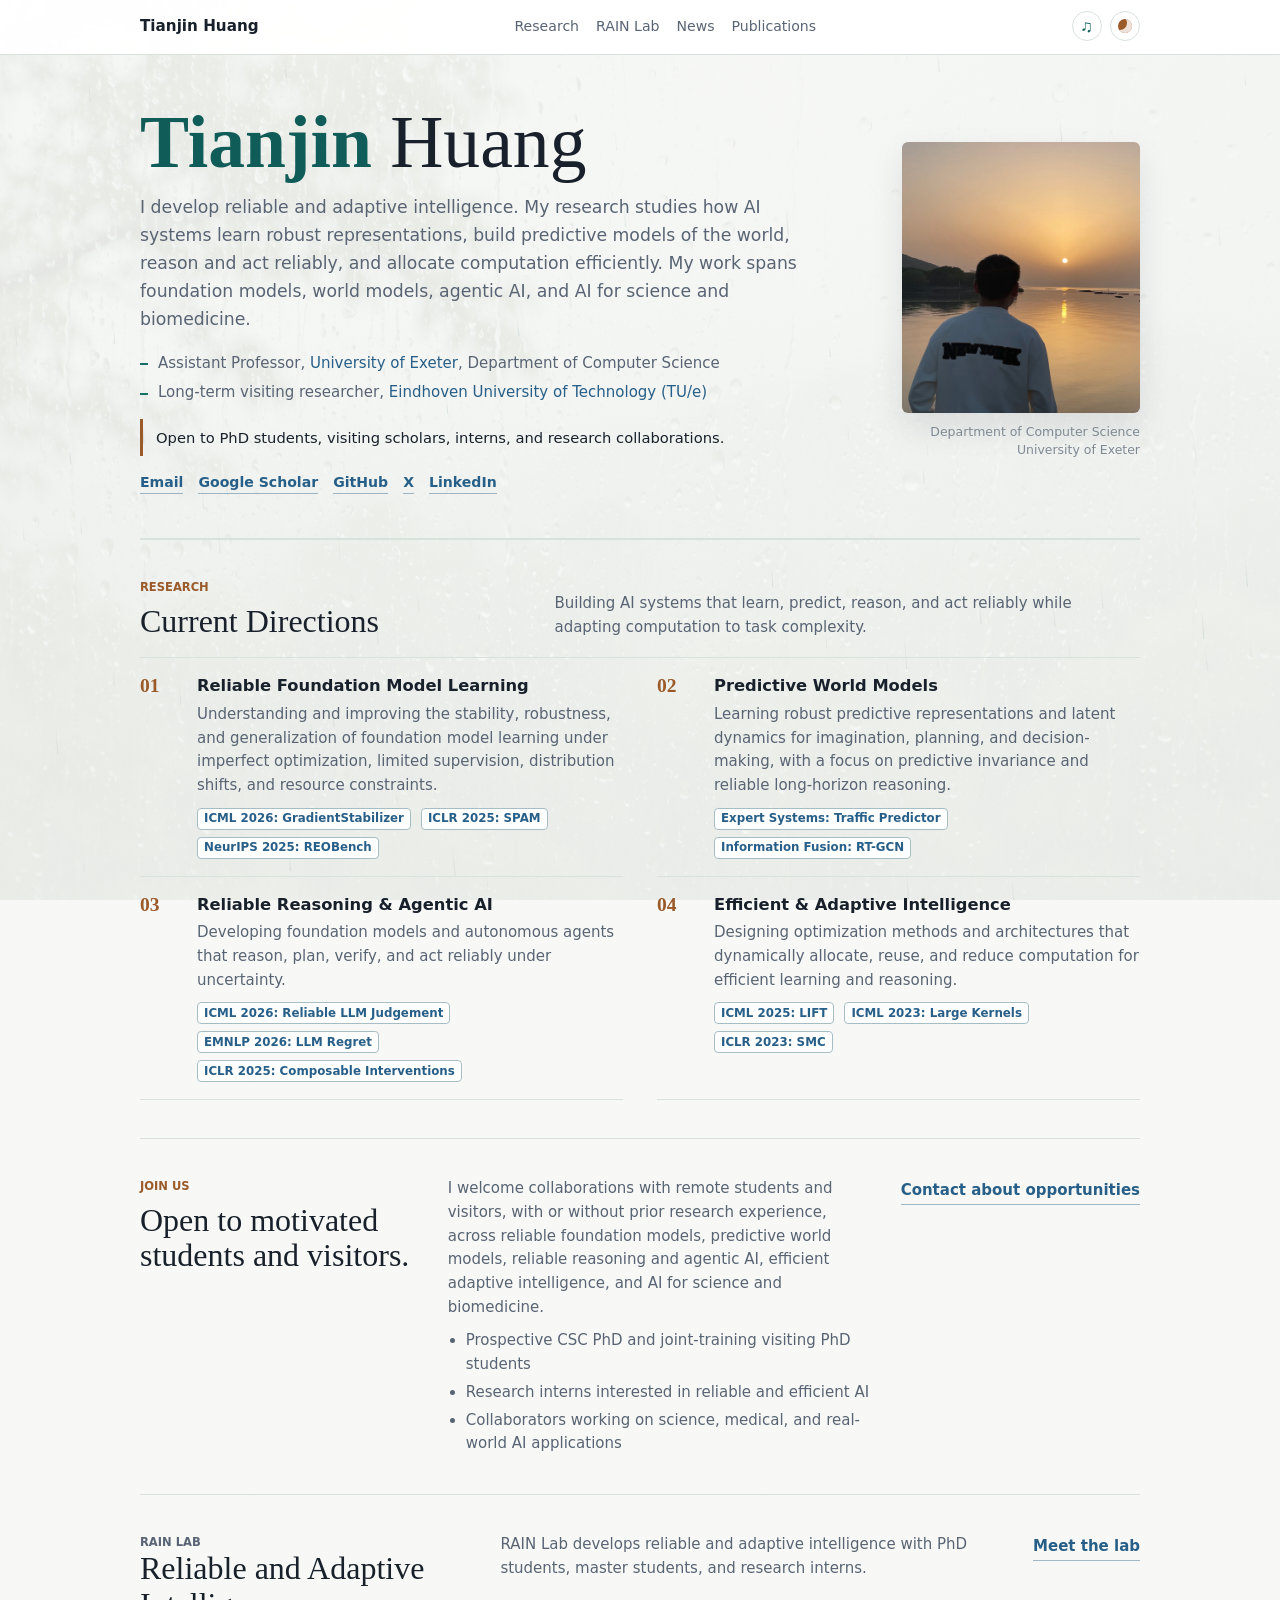
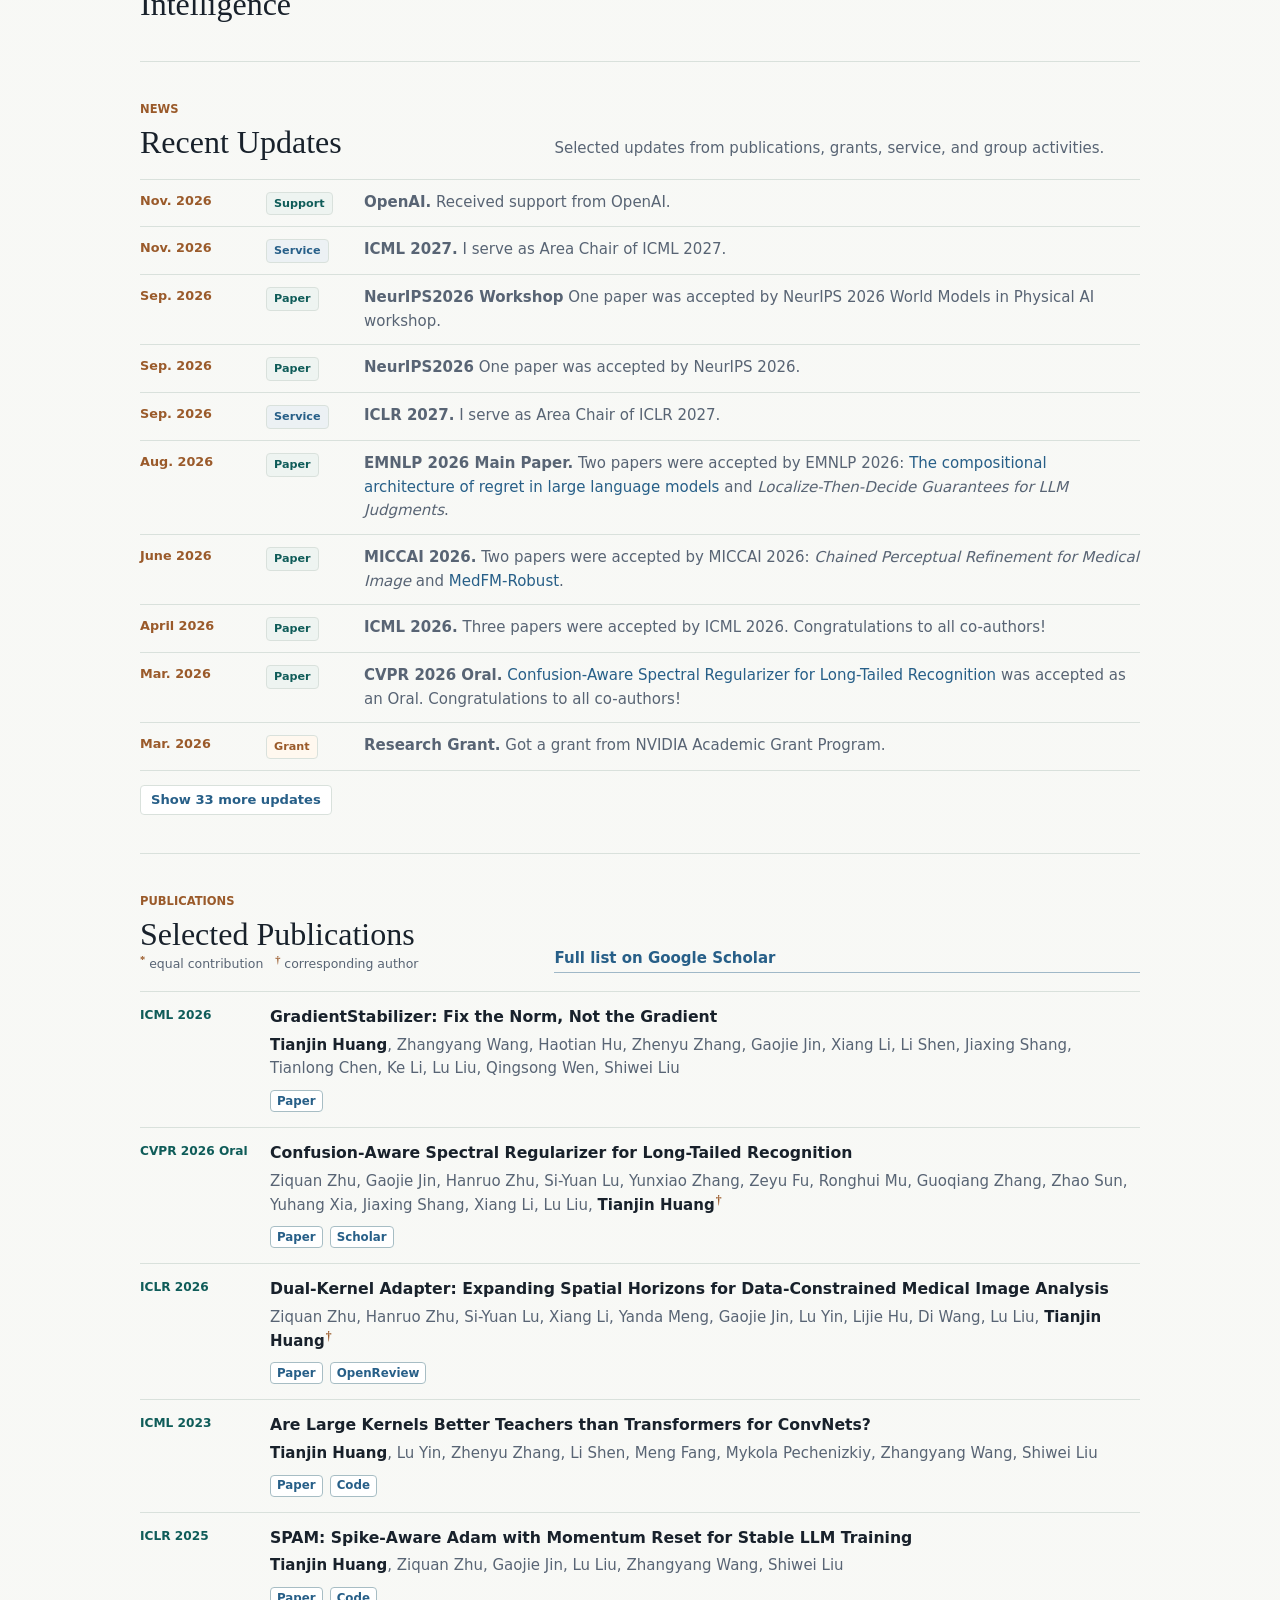
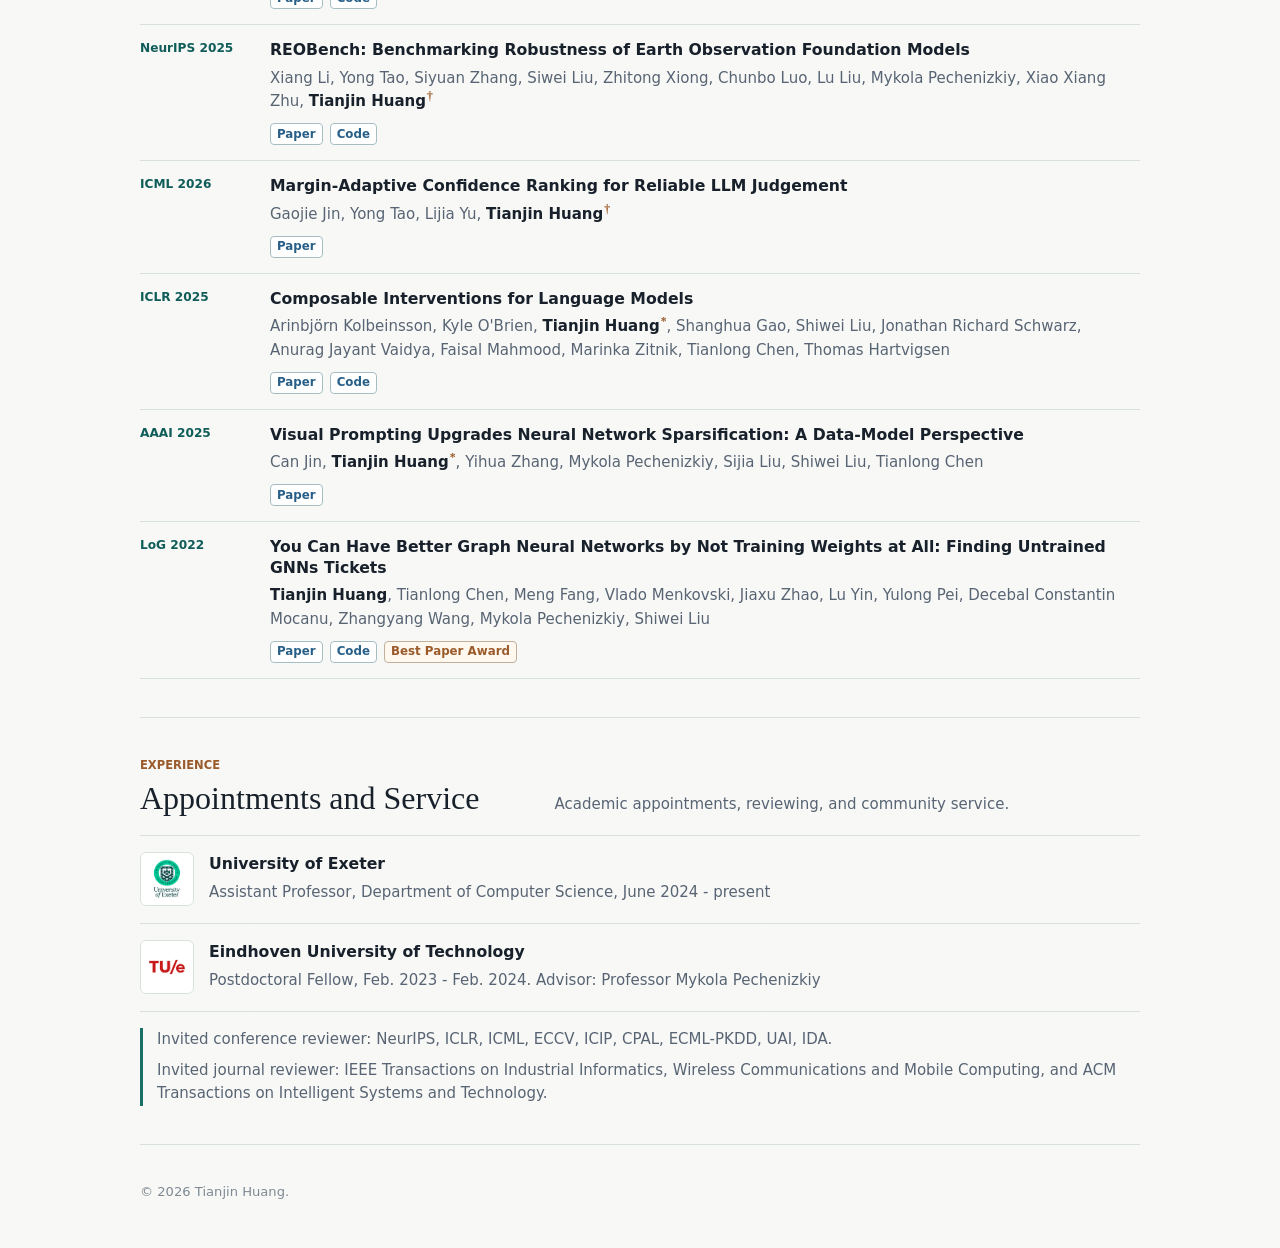
<file: index.html>
<!doctype html>
<html lang="en">
  <head>
    <meta charset="utf-8" />
    <meta name="viewport" content="width=device-width, initial-scale=1" />
    <title>Tianjin Huang</title>
    <meta
      name="description"
      content="Academic homepage of Tianjin Huang, Assistant Professor in Computer Science at the University of Exeter."
    />
    <meta name="author" content="Tianjin Huang" />
    <link rel="stylesheet" href="styles.css" />
  </head>
  <body class="home-page">
    <header class="site-header">
      <nav class="nav-shell" aria-label="Primary navigation">
        <a class="brand" href="#top">Tianjin Huang</a>
        <div class="nav-links">
          <a href="#research">Research</a>
          <a href="regal-lab.html">RAIN Lab</a>
          <a href="#news">News</a>
          <a href="#publications">Publications</a>
        </div>
        <div class="nav-actions">
          <button class="music-toggle" id="music-toggle" type="button" aria-label="Play Kiss the Rain by Yiruma" aria-pressed="false" title="Play Kiss the Rain by Yiruma">
            <span aria-hidden="true">&#9835;</span>
          </button>
          <button class="theme-toggle" id="theme-toggle" type="button" aria-label="Toggle color theme" title="Toggle color theme">
            <span aria-hidden="true"></span>
          </button>
        </div>
        <audio id="background-music" src="assets/kiss-the-rain.mp3" preload="metadata" autoplay playsinline loop></audio>
      </nav>
      <div class="scroll-progress" aria-hidden="true">
        <span id="scroll-progress-bar"></span>
      </div>
    </header>

    <main id="top">
      <section class="hero section-pad">
        <div class="hero-copy">
          <h1><span>Tianjin</span> Huang</h1>
          <p class="hero-lead">
            I develop reliable and adaptive intelligence. My research studies how AI systems learn
            robust representations, build predictive models of the world, reason and act reliably,
            and allocate computation efficiently. My work spans foundation models, world models,
            agentic AI, and AI for science and biomedicine.
          </p>
          <ul class="hero-affil" aria-label="Affiliations">
            <li>
              Assistant Professor,
              <a href="https://www.exeter.ac.uk/" target="_blank" rel="noopener noreferrer">University of Exeter</a>,
              Department of Computer Science
            </li>
            <li>
              Long-term visiting researcher,
              <a href="https://www.tue.nl/en/" target="_blank" rel="noopener noreferrer">Eindhoven University of Technology (TU/e)</a>
            </li>
          </ul>
          <p class="hero-flag">
            Open to PhD students, visiting scholars, interns, and research collaborations.
          </p>
          <div class="contact-row" aria-label="Academic profiles">
            <a href="mailto:t.huang2@exeter.ac.uk">Email</a>
            <a href="https://scholar.google.com/citations?user=yFLmPsoAAAAJ&hl=nl" target="_blank" rel="noopener noreferrer">Google Scholar</a>
            <a href="https://github.com/TianjinYellow" target="_blank" rel="noopener noreferrer">GitHub</a>
            <a href="https://x.com/Tianjinhuang1" target="_blank" rel="noopener noreferrer">X</a>
            <a href="https://www.linkedin.com/in/tianjin-huang-a99b811a5/" target="_blank" rel="noopener noreferrer">LinkedIn</a>
          </div>
        </div>
        <figure class="portrait">
          <img src="assets/profile.jpg" alt="Portrait of Tianjin Huang" />
          <figcaption>
            Department of Computer Science<br />
            University of Exeter
          </figcaption>
        </figure>
      </section>

      <section class="research section-pad" id="research">
        <div class="section-head split">
          <div>
            <p class="label">Research</p>
            <h2>Current Directions</h2>
          </div>
          <p>
            Building AI systems that learn, predict, reason, and act reliably while adapting
            computation to task complexity.
          </p>
        </div>
        <div class="research-list" id="research-list"></div>
      </section>

      <section class="join-band section-pad" id="join">
        <div>
          <p class="label">Join Us</p>
          <h2>Open to motivated students and visitors.</h2>
        </div>
        <div class="join-body">
          <p>
            I welcome collaborations with remote students and visitors, with or without prior
            research experience, across reliable foundation models, predictive world models,
            reliable reasoning and agentic AI, efficient adaptive intelligence, and AI for science
            and biomedicine.
          </p>
          <ul class="join-list">
            <li>Prospective CSC PhD and joint-training visiting PhD students</li>
            <li>Research interns interested in reliable and efficient AI</li>
            <li>Collaborators working on science, medical, and real-world AI applications</li>
          </ul>
        </div>
        <a class="cta-link" href="mailto:t.huang2@exeter.ac.uk?subject=Prospective%20Student%20%2F%20Visitor">Contact about opportunities</a>
      </section>

      <section class="lab-preview section-pad" id="regal-lab">
        <span class="anchor-alias" id="real-lab" aria-hidden="true"></span>
        <span class="anchor-alias" id="people" aria-hidden="true"></span>
        <div>
          <p class="label">RAIN Lab</p>
          <h2>Reliable and Adaptive Intelligence</h2>
        </div>
        <p>
          RAIN Lab develops reliable and adaptive intelligence with PhD students, master students,
          and research interns.
        </p>
        <a class="cta-link" href="regal-lab.html">Meet the lab</a>
      </section>

      <section class="news section-pad" id="news">
        <div class="section-head split">
          <div>
            <p class="label">News</p>
            <h2>Recent Updates</h2>
          </div>
          <p>Selected updates from publications, grants, service, and group activities.</p>
        </div>
        <div class="news-list timeline" id="news-list"></div>
        <div class="news-actions">
          <button class="news-toggle" id="news-toggle" type="button" aria-controls="news-list" aria-expanded="false" hidden>
            Show all updates
          </button>
        </div>
      </section>

      <section class="publications section-pad" id="publications">
        <div class="section-head split">
          <div>
            <p class="label">Publications</p>
            <h2>Selected Publications</h2>
            <p class="pub-legend"><sup>*</sup> equal contribution &nbsp; <sup>&dagger;</sup> corresponding author</p>
          </div>
          <a class="text-link" href="https://scholar.google.com/citations?user=yFLmPsoAAAAJ&hl=nl" target="_blank" rel="noopener noreferrer">Full list on Google Scholar</a>
        </div>
        <ol class="pub-list bibliography" id="publication-list"></ol>
      </section>

      <section class="experience section-pad" id="experience">
        <div class="section-head split">
          <div>
            <p class="label">Experience</p>
            <h2>Appointments and Service</h2>
          </div>
          <p>Academic appointments, reviewing, and community service.</p>
        </div>
        <div class="experience-grid" id="appointment-list"></div>
        <div class="service-list" id="service-list"></div>
      </section>
    </main>

    <footer class="site-footer">
      <p>&copy; <span id="year">2026</span> Tianjin Huang.</p>
    </footer>

    <script src="script.js"></script>
    <script src="rain.js"></script>
    <script src="data/homepage-data.js"></script>
    <script src="homepage.js"></script>
  </body>
</html>
</file>
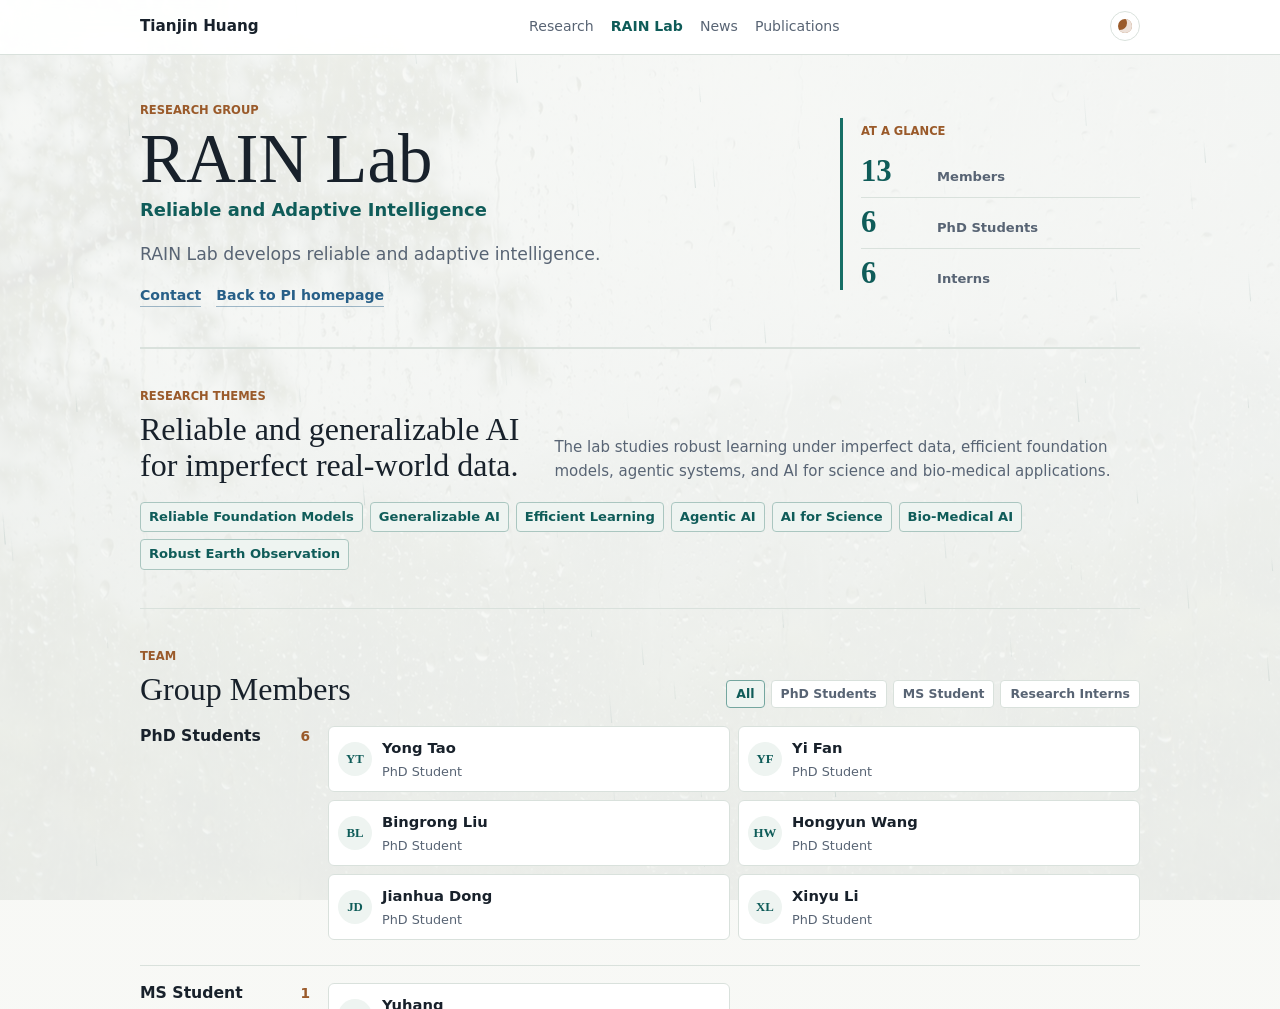
<file: real-lab.html>
<!doctype html>
<html lang="en">
  <head>
    <meta charset="utf-8" />
    <meta http-equiv="refresh" content="0; url=regal-lab.html" />
    <meta name="viewport" content="width=device-width, initial-scale=1" />
    <title>RAIN Lab | Tianjin Huang</title>
    <link rel="canonical" href="regal-lab.html" />
  </head>
  <body>
    <p><a href="regal-lab.html">Redirecting to RAIN Lab</a></p>
  </body>
</html>
</file>
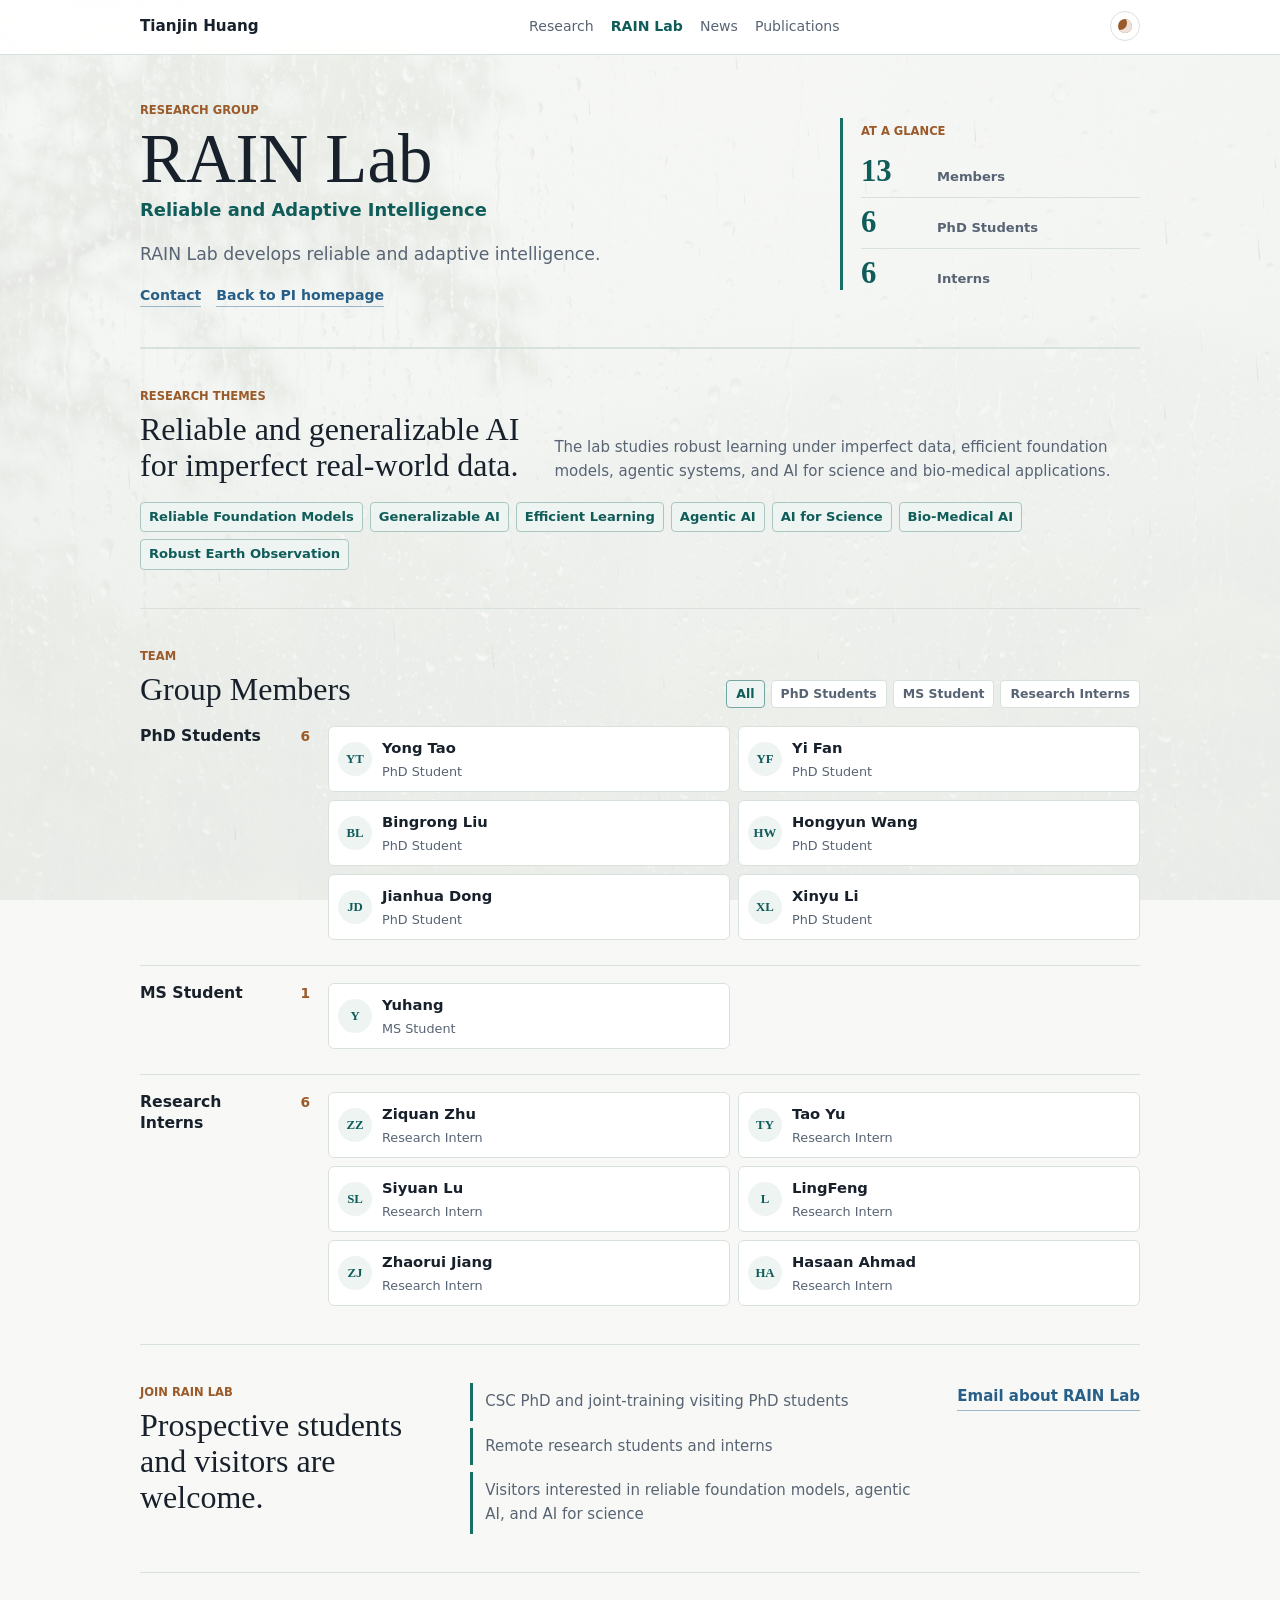
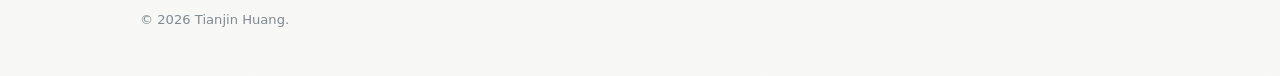
<file: regal-lab.html>
<!doctype html>
<html lang="en">
  <head>
    <meta charset="utf-8" />
    <meta name="viewport" content="width=device-width, initial-scale=1" />
    <title>RAIN Lab | Tianjin Huang</title>
    <meta
      name="description"
      content="RAIN Lab students and research interns advised by Tianjin Huang."
    />
    <meta name="author" content="Tianjin Huang" />
    <link rel="stylesheet" href="styles.css" />
  </head>
  <body class="lab-page">
    <header class="site-header">
      <nav class="nav-shell" aria-label="Primary navigation">
        <a class="brand" href="index.html#top">Tianjin Huang</a>
        <div class="nav-links">
          <a href="index.html#research">Research</a>
          <a href="regal-lab.html" class="active">RAIN Lab</a>
          <a href="index.html#news">News</a>
          <a href="index.html#publications">Publications</a>
        </div>
        <button class="theme-toggle" id="theme-toggle" type="button" aria-label="Toggle color theme" title="Toggle color theme">
          <span aria-hidden="true"></span>
        </button>
      </nav>
      <div class="scroll-progress" aria-hidden="true">
        <span id="scroll-progress-bar"></span>
      </div>
    </header>

    <main id="top">
      <section class="lab-hero section-pad">
        <div>
          <p class="label">Research Group</p>
          <h1>RAIN Lab</h1>
          <p class="lab-subtitle">Reliable and Adaptive Intelligence</p>
          <p class="hero-lead" id="lab-summary">
            A research group led by Tianjin Huang at the University of Exeter.
          </p>
          <div class="contact-row">
            <a href="mailto:t.huang2@exeter.ac.uk">Contact</a>
            <a href="index.html">Back to PI homepage</a>
          </div>
        </div>
        <aside class="lab-overview-panel" aria-label="RAIN Lab overview">
          <p class="label">At a Glance</p>
          <div class="lab-stat-grid" id="lab-stats" aria-label="RAIN Lab member statistics"></div>
        </aside>
      </section>

      <section class="section-pad lab-focus-section">
        <div class="section-head split">
          <div>
            <p class="label">Research Themes</p>
            <h2>Reliable and generalizable AI for imperfect real-world data.</h2>
          </div>
          <p>
            The lab studies robust learning under imperfect data, efficient foundation models,
            agentic systems, and AI for science and bio-medical applications.
          </p>
        </div>
        <div class="focus-list" id="focus-list"></div>
      </section>

      <section class="section-pad members-section" id="members">
        <div class="section-head split">
          <div>
            <p class="label">Team</p>
            <h2>Group Members</h2>
          </div>
          <div class="member-controls" id="member-filters" aria-label="Filter lab members"></div>
        </div>
        <div class="member-directory" id="member-grid"></div>
      </section>

      <section class="section-pad lab-opportunities" id="opportunities">
        <div>
          <p class="label">Join RAIN Lab</p>
          <h2>Prospective students and visitors are welcome.</h2>
        </div>
        <div class="opportunity-list" id="opportunity-list"></div>
        <a class="cta-link" href="mailto:t.huang2@exeter.ac.uk?subject=Prospective%20RAIN%20Lab%20Student">Email about RAIN Lab</a>
      </section>
    </main>

    <footer class="site-footer">
      <p>&copy; <span id="year">2026</span> Tianjin Huang.</p>
    </footer>

    <script src="script.js"></script>
    <script src="rain.js"></script>
    <script src="data/regal-lab-data.js"></script>
    <script src="regal-lab.js"></script>
  </body>
</html>
</file>
<file: styles.css>
:root {
  color-scheme: light;
  --bg: #f7f8f5;
  --surface: #ffffff;
  --surface-subtle: #eef4f1;
  --surface-warm: #fff8ef;
  --text: #18212b;
  --muted: #586474;
  --muted-2: #7e8993;
  --line: #d9e1dc;
  --line-strong: #bfccc6;
  --accent: #176f66;
  --accent-dark: #0f5c59;
  --accent-blue: #275f88;
  --accent-warm: #9a5a2a;
  --shadow: 0 14px 32px rgba(24, 33, 43, 0.1);
  --max-width: 1000px;
}

[data-theme="dark"] {
  color-scheme: dark;
  --bg: #111516;
  --surface: #171c1f;
  --surface-subtle: #1d2929;
  --surface-warm: #2a231c;
  --text: #f1f4f3;
  --muted: #b5bec6;
  --muted-2: #89959d;
  --line: #2e3a3d;
  --line-strong: #455357;
  --accent: #7cc9c4;
  --accent-dark: #9bded9;
  --accent-blue: #9ec7eb;
  --accent-warm: #dda26f;
  --shadow: 0 18px 38px rgba(0, 0, 0, 0.32);
}

* {
  box-sizing: border-box;
}

html {
  scroll-behavior: smooth;
}

body {
  margin: 0;
  background:
    linear-gradient(180deg, var(--surface) 0, var(--surface) 220px, var(--bg) 520px),
    var(--bg);
  color: var(--text);
  font-family:
    Inter, ui-sans-serif, system-ui, -apple-system, BlinkMacSystemFont, "Segoe UI", sans-serif;
  font-size: 15px;
  line-height: 1.58;
  letter-spacing: 0;
}

.home-page,
.lab-page {
  isolation: isolate;
  background: linear-gradient(rgba(247, 248, 245, 0.92), rgba(247, 248, 245, 0.92)),
    url("assets/rain-background.jpg") center / cover fixed;
}

[data-theme="dark"] .home-page,
[data-theme="dark"] .lab-page {
  background: linear-gradient(rgba(17, 21, 22, 0.91), rgba(17, 21, 22, 0.91)),
    url("assets/rain-background.jpg") center / cover fixed;
}

.rain-layer {
  position: fixed;
  inset: 0;
  z-index: -1;
  pointer-events: none;
  width: 100%;
  height: 100%;
}

a {
  color: var(--accent-blue);
  text-decoration: none;
}

a:hover {
  color: var(--accent-dark);
  text-decoration: underline;
  text-underline-offset: 3px;
}

img {
  display: block;
  max-width: 100%;
}

.site-header {
  position: sticky;
  top: 0;
  z-index: 10;
  border-bottom: 1px solid var(--line);
  background: color-mix(in srgb, var(--surface) 94%, transparent);
  backdrop-filter: blur(16px);
}

.nav-shell {
  width: min(var(--max-width), calc(100% - 32px));
  min-height: 52px;
  margin: 0 auto;
  display: flex;
  align-items: center;
  justify-content: space-between;
  gap: 16px;
}

.brand {
  color: var(--text);
  font-size: 0.95rem;
  font-weight: 760;
  white-space: nowrap;
}

.brand:hover {
  color: var(--accent-dark);
  text-decoration: none;
}

.nav-links {
  display: flex;
  justify-content: flex-end;
  gap: 17px;
  font-size: 0.88rem;
}

.nav-links a {
  color: var(--muted);
  white-space: nowrap;
}

.nav-links a:hover,
.nav-links a.active {
  color: var(--accent-dark);
  text-decoration: none;
}

.nav-links a.active {
  font-weight: 760;
}

.nav-actions {
  display: flex;
  flex: 0 0 auto;
  align-items: center;
  gap: 8px;
}

.theme-toggle,
.music-toggle {
  width: 30px;
  height: 30px;
  flex: 0 0 30px;
  border: 1px solid var(--line);
  border-radius: 50%;
  background: var(--surface);
  cursor: pointer;
  position: relative;
}

.music-toggle {
  color: var(--accent-dark);
  font-size: 17px;
  line-height: 1;
}

.music-toggle[aria-pressed="true"] {
  background: var(--surface-subtle);
}

.music-toggle:focus-visible {
  outline: 2px solid var(--accent);
  outline-offset: 2px;
}

.theme-toggle span {
  position: absolute;
  inset: 7px;
  border-radius: 50%;
  background: var(--accent-warm);
  box-shadow: inset -5px -3px 0 color-mix(in srgb, var(--surface) 82%, transparent);
}

[data-theme="dark"] .theme-toggle span {
  background: var(--accent);
  box-shadow: inset 5px -2px 0 var(--surface);
}

.scroll-progress {
  height: 2px;
}

.scroll-progress span {
  display: block;
  width: 0;
  height: 100%;
  background: linear-gradient(90deg, var(--accent), var(--accent-warm));
}

.section-pad {
  width: min(var(--max-width), calc(100% - 32px));
  margin: 0 auto;
  padding: 38px 0;
}

.label {
  margin: 0 0 7px;
  color: var(--accent-warm);
  font-size: 0.72rem;
  font-weight: 780;
  letter-spacing: 0;
  text-transform: uppercase;
}

.hero {
  min-height: 400px;
  display: grid;
  grid-template-columns: minmax(0, 1fr) 238px;
  gap: 52px;
  align-items: center;
  padding-top: 52px;
  padding-bottom: 44px;
  border-bottom: 1px solid var(--line);
}

.hero-copy {
  min-width: 0;
}

.hero h1,
.lab-hero h1,
.section-head h2,
.join-band h2,
.lab-preview h2,
.lab-opportunities h2 {
  margin: 0;
  color: var(--text);
  font-family: Georgia, "Times New Roman", serif;
  font-weight: 500;
  letter-spacing: 0;
}

.hero h1 {
  max-width: 760px;
  font-size: 4.6rem;
  line-height: 0.96;
}

.hero h1 span {
  color: var(--accent-dark);
  font-weight: 700;
}

.hero-lead {
  max-width: 670px;
  margin: 16px 0 0;
  color: var(--muted);
  font-size: 1.08rem;
  line-height: 1.62;
}

.hero-affil {
  display: grid;
  gap: 6px;
  max-width: 700px;
  margin: 18px 0 0;
  padding: 0;
  color: var(--muted);
  list-style: none;
}

.hero-affil li {
  position: relative;
  padding-left: 18px;
}

.hero-affil li::before {
  content: "";
  position: absolute;
  top: 0.78em;
  left: 0;
  width: 8px;
  border-top: 2px solid var(--accent);
}

.hero-flag {
  max-width: 640px;
  margin: 14px 0 0;
  padding: 7px 0 7px 13px;
  border-left: 3px solid var(--accent-warm);
  color: var(--text);
  font-size: 0.92rem;
}

.contact-row {
  display: flex;
  flex-wrap: wrap;
  gap: 8px 15px;
  margin-top: 15px;
  font-size: 0.88rem;
}

.contact-row a,
.cta-link,
.text-link {
  display: inline-flex;
  min-height: 28px;
  align-items: center;
  border-bottom: 1px solid color-mix(in srgb, var(--accent-blue) 42%, transparent);
  color: var(--accent-blue);
  font-weight: 720;
}

.contact-row a {
  min-height: auto;
}

.portrait {
  margin: 0;
  justify-self: end;
}

.portrait img {
  width: 238px;
  aspect-ratio: 1 / 1.14;
  object-fit: cover;
  object-position: center top;
  border-radius: 6px;
  box-shadow: var(--shadow);
}

.portrait figcaption {
  margin-top: 10px;
  color: var(--muted-2);
  font-size: 0.78rem;
  line-height: 1.45;
  text-align: right;
}

.section-head {
  margin-bottom: 18px;
}

.section-head.split {
  display: grid;
  grid-template-columns: minmax(210px, 0.66fr) minmax(0, 1fr);
  gap: 28px;
  align-items: end;
}

.section-head h2,
.join-band h2,
.lab-preview h2,
.lab-opportunities h2 {
  font-size: 2rem;
  line-height: 1.12;
}

.section-head p:last-child,
.join-body p,
.join-list,
.lab-preview p,
.service-list {
  margin: 0;
  color: var(--muted);
}

.about-body {
  max-width: 780px;
  display: grid;
  gap: 11px;
  color: var(--text);
  font-size: 1rem;
}

.about-body p {
  margin: 0;
}

.about,
.research,
.join-band,
.lab-preview,
.news,
.publications,
.experience,
.lab-focus-section,
.members-section,
.lab-opportunities {
  border-top: 1px solid var(--line);
}

.research-list {
  display: grid;
  grid-template-columns: repeat(2, minmax(0, 1fr));
  gap: 0 34px;
  border-top: 1px solid var(--line);
}

.research-item {
  min-width: 0;
  display: grid;
  grid-template-columns: 44px minmax(0, 1fr);
  gap: 13px;
  padding: 17px 0;
  border-bottom: 1px solid var(--line);
}

.research-num {
  color: var(--accent-warm);
  font-family: Georgia, "Times New Roman", serif;
  font-size: 1.22rem;
  font-weight: 700;
  line-height: 1.1;
}

.research-title,
.publication h3,
.appointment h3,
.member-group-head h3,
.member-card h4 {
  margin: 0;
  color: var(--text);
  line-height: 1.32;
}

.research-title {
  font-size: 1.02rem;
}

.research-text,
.publication p,
.appointment p,
.member-card p {
  margin: 6px 0 0;
  color: var(--muted);
}

.tag-list {
  display: flex;
  flex-wrap: wrap;
  gap: 7px 10px;
  margin-top: 10px;
}

.tag-list a,
.pub-links a,
.pub-links strong {
  display: inline-flex;
  align-items: center;
  min-height: 22px;
  padding: 1px 6px;
  border: 1px solid color-mix(in srgb, var(--accent-blue) 28%, var(--line));
  border-radius: 4px;
  background: var(--surface);
  color: var(--accent-blue);
  font-size: 0.74rem;
  font-weight: 720;
  line-height: 1.25;
}

.tag-list a:hover,
.pub-links a:hover {
  border-color: var(--accent-blue);
  text-decoration: none;
}

.join-band,
.lab-preview,
.lab-opportunities {
  display: grid;
  grid-template-columns: minmax(220px, 0.66fr) minmax(0, 1fr) auto;
  gap: 26px;
  align-items: start;
}

.join-body {
  display: grid;
  gap: 10px;
}

.join-list {
  padding-left: 18px;
}

.join-list li + li {
  margin-top: 4px;
}

.lab-preview {
  position: relative;
}

.anchor-alias {
  position: absolute;
  top: 0;
  left: 0;
  width: 1px;
  height: 1px;
  pointer-events: none;
}

.cta-link {
  justify-self: end;
  white-space: nowrap;
}

.timeline {
  border-top: 1px solid var(--line);
}

.tl-row {
  display: grid;
  grid-template-columns: 108px minmax(0, 1fr);
  gap: 18px;
  padding: 11px 0;
  border-bottom: 1px solid var(--line);
}

.tl-date {
  color: var(--accent-warm);
  font-size: 0.8rem;
  font-weight: 760;
}

.tl-content {
  display: grid;
  grid-template-columns: 86px minmax(0, 1fr);
  gap: 12px;
  align-items: baseline;
}

.tl-content p {
  margin: 0;
  color: var(--muted);
}

.badge-flag {
  display: inline-flex;
  width: max-content;
  min-height: 22px;
  align-items: center;
  padding: 2px 7px;
  border: 1px solid var(--line);
  border-radius: 4px;
  background: var(--surface-subtle);
  color: var(--accent-dark);
  font-size: 0.7rem;
  font-weight: 780;
}

.badge-flag[data-kind="grants"] {
  background: var(--surface-warm);
  color: var(--accent-warm);
}

.badge-flag[data-kind="grant"],
.badge-flag[data-kind="award"] {
  background: var(--surface-warm);
  color: var(--accent-warm);
}

.badge-flag[data-kind="activities"],
.badge-flag[data-kind="service"],
.badge-flag[data-kind="member"],
.badge-flag[data-kind="talk"] {
  background: color-mix(in srgb, var(--accent-blue) 9%, var(--surface));
  color: var(--accent-blue);
}

.badge-flag[data-kind="workshop"],
.badge-flag[data-kind="competition"],
.badge-flag[data-kind="release"] {
  background: color-mix(in srgb, var(--accent) 10%, var(--surface));
  color: var(--accent-dark);
}

.news-actions {
  margin-top: 14px;
}

.news-toggle {
  min-height: 30px;
  padding: 3px 10px;
  border: 1px solid var(--line);
  border-radius: 4px;
  background: var(--surface);
  color: var(--accent-blue);
  cursor: pointer;
  font: inherit;
  font-size: 0.82rem;
  font-weight: 740;
}

.news-toggle:hover {
  border-color: color-mix(in srgb, var(--accent-blue) 42%, var(--line));
  background: color-mix(in srgb, var(--accent-blue) 5%, var(--surface));
}

.pub-list {
  margin: 0;
  padding: 0;
  list-style: none;
  border-top: 1px solid var(--line);
}

.publication {
  display: grid;
  grid-template-columns: 112px minmax(0, 1fr);
  gap: 18px;
  padding: 15px 0;
  border-bottom: 1px solid var(--line);
}

.pub-venue {
  color: var(--accent-dark);
  font-size: 0.76rem;
  font-weight: 780;
  line-height: 1.35;
}

.publication h3 {
  font-size: 0.98rem;
}

.pub-legend {
  margin: 6px 0 0;
  color: var(--muted);
  font-size: 0.78rem;
  line-height: 1.35;
}

.pub-legend sup,
.author-symbol {
  color: var(--accent-warm);
  font-family: Georgia, "Times New Roman", serif;
  font-weight: 700;
}

.pub-authors strong {
  color: var(--text);
  font-weight: 780;
}

.author-symbol {
  margin-left: 1px;
  font-size: 0.78em;
  line-height: 0;
  vertical-align: super;
}

.pub-links {
  display: flex;
  flex-wrap: wrap;
  gap: 7px;
  margin-top: 9px;
  align-items: center;
}

.pub-links strong {
  border-color: color-mix(in srgb, var(--accent-warm) 36%, var(--line));
  background: var(--surface-warm);
  color: var(--accent-warm);
}

.experience-grid {
  display: grid;
  border-top: 1px solid var(--line);
}

.appointment {
  min-height: 88px;
  display: grid;
  grid-template-columns: 54px minmax(0, 1fr);
  gap: 15px;
  align-items: center;
  padding: 14px 0;
  border-bottom: 1px solid var(--line);
}

.appointment img {
  width: 54px;
  height: 54px;
  object-fit: contain;
  border: 1px solid var(--line);
  border-radius: 6px;
  background: var(--surface);
  padding: 5px;
}

.appointment h3 {
  font-size: 0.98rem;
}

.service-list {
  margin-top: 16px;
  padding-left: 14px;
  border-left: 3px solid var(--accent);
}

.service-list p {
  margin: 0 0 7px;
}

.service-list p:last-child {
  margin-bottom: 0;
}

.lab-page .site-header {
  background: color-mix(in srgb, var(--surface) 95%, transparent);
}

.lab-hero {
  min-height: 0;
  display: grid;
  grid-template-columns: minmax(0, 1fr) 300px;
  gap: 42px;
  align-items: center;
  padding-top: 46px;
  padding-bottom: 40px;
  border-bottom: 1px solid var(--line);
}

.lab-hero h1 {
  max-width: 560px;
  font-size: 4.3rem;
  line-height: 0.96;
}

.lab-subtitle {
  margin: 4px 0 0;
  color: var(--accent-dark);
  font-size: 1.12rem;
  font-weight: 750;
}

.lab-overview-panel {
  padding: 4px 0 0 18px;
  border-left: 3px solid var(--accent);
}

.lab-stat-grid {
  display: grid;
  gap: 0;
}

.lab-stat {
  display: grid;
  grid-template-columns: 62px minmax(0, 1fr);
  gap: 14px;
  align-items: baseline;
  padding: 9px 0;
  border-bottom: 1px solid var(--line);
}

.lab-stat:last-child {
  border-bottom: 0;
  padding-bottom: 0;
}

.lab-stat strong {
  color: var(--accent-dark);
  font-family: Georgia, "Times New Roman", serif;
  font-size: 1.92rem;
  line-height: 1;
}

.lab-stat span {
  color: var(--muted);
  font-size: 0.82rem;
  font-weight: 740;
}

.focus-list {
  display: flex;
  flex-wrap: wrap;
  gap: 7px;
}

.focus-list span {
  padding: 4px 8px;
  border: 1px solid color-mix(in srgb, var(--accent) 24%, var(--line));
  border-radius: 4px;
  background: var(--surface-subtle);
  color: var(--accent-dark);
  font-size: 0.82rem;
  font-weight: 700;
}

.member-controls {
  display: flex;
  flex-wrap: wrap;
  justify-content: flex-end;
  gap: 6px;
}

.member-controls button {
  min-height: 28px;
  padding: 3px 9px;
  border: 1px solid var(--line);
  border-radius: 4px;
  background: var(--surface);
  color: var(--muted);
  cursor: pointer;
  font: inherit;
  font-size: 0.78rem;
  font-weight: 720;
}

.member-controls button:hover,
.member-controls button.active {
  border-color: color-mix(in srgb, var(--accent) 52%, var(--line));
  background: var(--surface-subtle);
  color: var(--accent-dark);
}

.member-directory {
  display: grid;
  gap: 25px;
}

.member-group-block {
  display: grid;
  grid-template-columns: 170px minmax(0, 1fr);
  gap: 18px;
  padding-top: 17px;
  border-top: 1px solid var(--line);
}

.member-group-block:first-child {
  padding-top: 0;
  border-top: 0;
}

.member-group-head {
  display: flex;
  align-items: baseline;
  justify-content: space-between;
  gap: 12px;
}

.member-group-head h3 {
  font-size: 0.98rem;
}

.member-group-head span {
  color: var(--accent-warm);
  font-size: 0.86rem;
  font-weight: 780;
}

.member-list {
  display: grid;
  grid-template-columns: repeat(2, minmax(0, 1fr));
  gap: 8px;
}

.member-card {
  min-height: 66px;
  padding: 9px;
  display: grid;
  grid-template-columns: 34px minmax(0, 1fr) auto;
  gap: 10px;
  align-items: center;
  border: 1px solid var(--line);
  border-radius: 6px;
  background: var(--surface);
  transition:
    border-color 180ms ease,
    box-shadow 180ms ease;
}

.member-card:hover {
  border-color: color-mix(in srgb, var(--accent) 42%, var(--line));
  box-shadow: 0 10px 22px rgba(24, 33, 43, 0.07);
}

.member-avatar {
  width: 34px;
  height: 34px;
  display: grid;
  place-items: center;
  border-radius: 50%;
  background: var(--surface-subtle);
  color: var(--accent-dark);
  font-family: Georgia, "Times New Roman", serif;
  font-size: 0.8rem;
  font-weight: 760;
}

.member-card h4 {
  font-size: 0.92rem;
}

.member-card p {
  font-size: 0.8rem;
  line-height: 1.25;
}

.member-card span {
  max-width: 140px;
  padding: 2px 6px;
  border: 1px solid var(--line);
  border-radius: 4px;
  background: var(--surface-subtle);
  color: var(--accent-dark);
  font-size: 0.68rem;
  font-weight: 700;
  white-space: nowrap;
}

.opportunity-list {
  display: grid;
  gap: 7px;
}

.opportunity-list p {
  margin: 0;
  padding: 7px 0 7px 12px;
  border-left: 3px solid var(--accent);
  color: var(--muted);
}

.site-footer {
  width: min(var(--max-width), calc(100% - 32px));
  margin: 0 auto;
  padding: 24px 0 32px;
  color: var(--muted-2);
  font-size: 0.82rem;
  border-top: 1px solid var(--line);
}

@media (max-width: 900px) {
  .nav-shell {
    min-height: auto;
    padding: 10px 0;
    align-items: flex-start;
  }

  .nav-links {
    order: 3;
    width: 100%;
    justify-content: flex-start;
    overflow-x: auto;
    padding: 5px 0 2px;
  }

  .hero,
  .lab-hero,
  .section-head.split,
  .join-band,
  .lab-preview,
  .lab-opportunities {
    grid-template-columns: 1fr;
  }

  .hero,
  .lab-hero {
    min-height: 0;
    gap: 24px;
  }

  .hero h1,
  .lab-hero h1 {
    font-size: 3.45rem;
  }

  .portrait {
    justify-self: start;
  }

  .portrait figcaption {
    text-align: left;
  }

  .cta-link {
    justify-self: start;
  }

  .lab-overview-panel {
    padding: 0;
    border-left: 0;
  }

  .lab-stat-grid {
    grid-template-columns: repeat(3, minmax(0, 1fr));
    gap: 8px;
  }

  .lab-stat {
    display: block;
    min-height: 74px;
    padding: 10px;
    border: 1px solid var(--line);
    border-radius: 6px;
    background: var(--surface);
  }

  .lab-stat strong {
    display: block;
    font-size: 1.58rem;
  }

  .lab-stat span {
    display: block;
    margin-top: 4px;
  }

  .member-controls {
    justify-content: flex-start;
  }

  .member-group-block {
    grid-template-columns: 1fr;
    gap: 10px;
  }
}

@media (max-width: 720px) {
  .section-pad {
    width: min(100% - 24px, var(--max-width));
    padding: 32px 0;
  }

  .nav-shell {
    width: min(100% - 24px, var(--max-width));
  }

  .hero {
    padding-top: 34px;
  }

  .hero h1,
  .lab-hero h1 {
    font-size: 2.8rem;
  }

  .hero-lead {
    font-size: 0.98rem;
  }

  .section-head h2,
  .join-band h2,
  .lab-preview h2,
  .lab-opportunities h2 {
    font-size: 1.62rem;
  }

  .research-list,
  .member-list {
    grid-template-columns: 1fr;
  }

  .tl-row,
  .tl-content,
  .publication {
    grid-template-columns: 1fr;
    gap: 5px;
  }

  .badge-flag {
    margin-bottom: 2px;
  }

  .appointment {
    grid-template-columns: 48px minmax(0, 1fr);
  }

  .appointment img {
    width: 48px;
    height: 48px;
  }
}

@media (max-width: 430px) {
  .nav-links {
    gap: 14px;
  }

  .hero h1,
  .lab-hero h1 {
    font-size: 2.45rem;
  }

  .lab-stat-grid {
    grid-template-columns: 1fr;
  }
}

@supports not (background: color-mix(in srgb, white, black)) {
  .site-header {
    background: var(--surface);
  }

  .tag-list a,
  .pub-links a,
  .pub-links strong,
  .focus-list span,
  .member-controls button,
  .member-card:hover {
    border-color: var(--line);
  }
}
</file>
